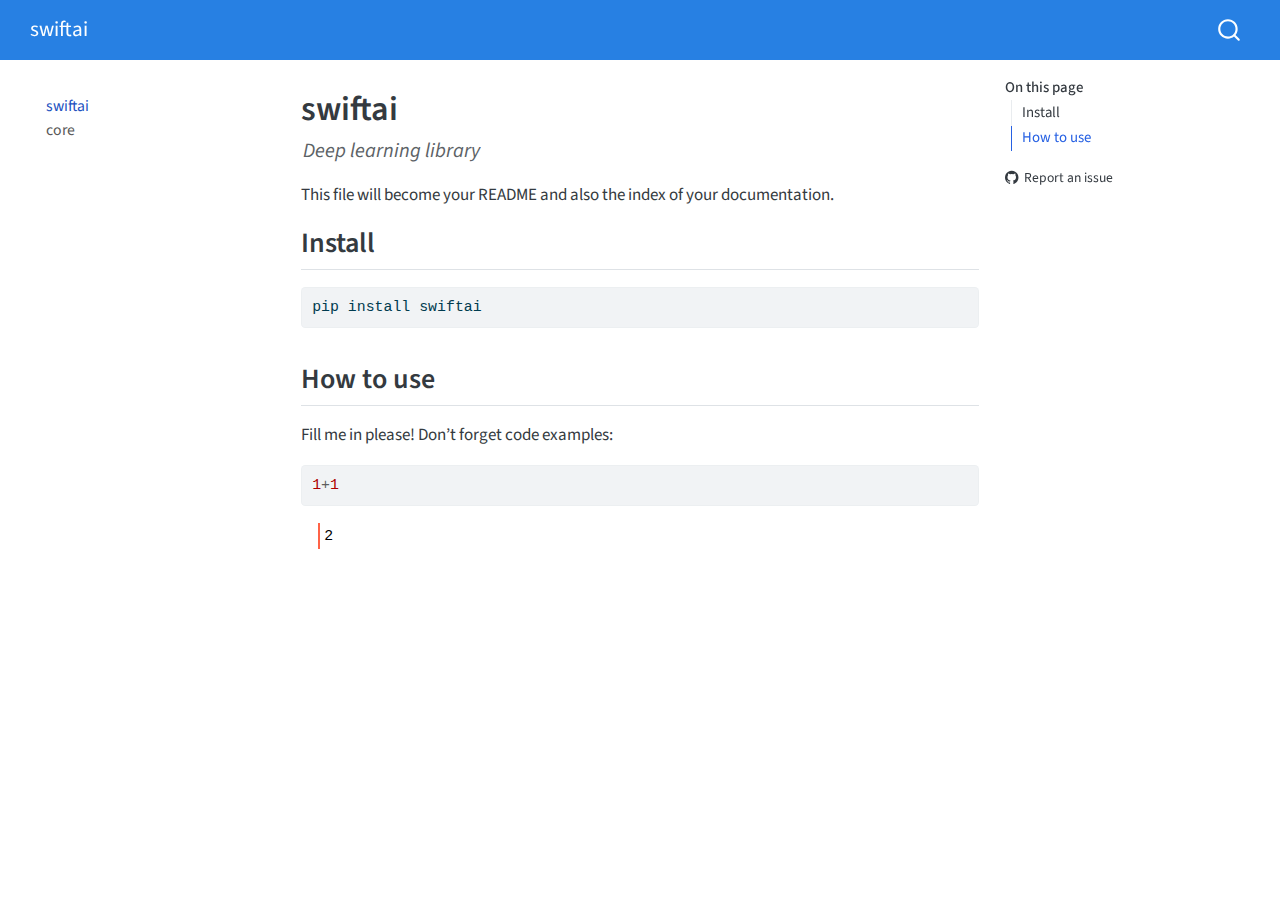
<file: index.html>
<!DOCTYPE html>
<html xmlns="http://www.w3.org/1999/xhtml" lang="en" xml:lang="en"><head>

<meta charset="utf-8">
<meta name="generator" content="quarto-1.4.550">

<meta name="viewport" content="width=device-width, initial-scale=1.0, user-scalable=yes">

<meta name="description" content="Deep learning library">

<title>swiftai</title>
<style>
code{white-space: pre-wrap;}
span.smallcaps{font-variant: small-caps;}
div.columns{display: flex; gap: min(4vw, 1.5em);}
div.column{flex: auto; overflow-x: auto;}
div.hanging-indent{margin-left: 1.5em; text-indent: -1.5em;}
ul.task-list{list-style: none;}
ul.task-list li input[type="checkbox"] {
  width: 0.8em;
  margin: 0 0.8em 0.2em -1em; /* quarto-specific, see https://github.com/quarto-dev/quarto-cli/issues/4556 */ 
  vertical-align: middle;
}
/* CSS for syntax highlighting */
pre > code.sourceCode { white-space: pre; position: relative; }
pre > code.sourceCode > span { line-height: 1.25; }
pre > code.sourceCode > span:empty { height: 1.2em; }
.sourceCode { overflow: visible; }
code.sourceCode > span { color: inherit; text-decoration: inherit; }
div.sourceCode { margin: 1em 0; }
pre.sourceCode { margin: 0; }
@media screen {
div.sourceCode { overflow: auto; }
}
@media print {
pre > code.sourceCode { white-space: pre-wrap; }
pre > code.sourceCode > span { text-indent: -5em; padding-left: 5em; }
}
pre.numberSource code
  { counter-reset: source-line 0; }
pre.numberSource code > span
  { position: relative; left: -4em; counter-increment: source-line; }
pre.numberSource code > span > a:first-child::before
  { content: counter(source-line);
    position: relative; left: -1em; text-align: right; vertical-align: baseline;
    border: none; display: inline-block;
    -webkit-touch-callout: none; -webkit-user-select: none;
    -khtml-user-select: none; -moz-user-select: none;
    -ms-user-select: none; user-select: none;
    padding: 0 4px; width: 4em;
  }
pre.numberSource { margin-left: 3em;  padding-left: 4px; }
div.sourceCode
  {   }
@media screen {
pre > code.sourceCode > span > a:first-child::before { text-decoration: underline; }
}
</style>


<script src="site_libs/quarto-nav/quarto-nav.js"></script>
<script src="site_libs/quarto-nav/headroom.min.js"></script>
<script src="site_libs/clipboard/clipboard.min.js"></script>
<script src="site_libs/quarto-search/autocomplete.umd.js"></script>
<script src="site_libs/quarto-search/fuse.min.js"></script>
<script src="site_libs/quarto-search/quarto-search.js"></script>
<meta name="quarto:offset" content="./">
<script src="site_libs/quarto-html/quarto.js"></script>
<script src="site_libs/quarto-html/popper.min.js"></script>
<script src="site_libs/quarto-html/tippy.umd.min.js"></script>
<script src="site_libs/quarto-html/anchor.min.js"></script>
<link href="site_libs/quarto-html/tippy.css" rel="stylesheet">
<link href="site_libs/quarto-html/quarto-syntax-highlighting.css" rel="stylesheet" id="quarto-text-highlighting-styles">
<script src="site_libs/bootstrap/bootstrap.min.js"></script>
<link href="site_libs/bootstrap/bootstrap-icons.css" rel="stylesheet">
<link href="site_libs/bootstrap/bootstrap.min.css" rel="stylesheet" id="quarto-bootstrap" data-mode="light">
<script id="quarto-search-options" type="application/json">{
  "location": "navbar",
  "copy-button": false,
  "collapse-after": 3,
  "panel-placement": "end",
  "type": "overlay",
  "limit": 50,
  "keyboard-shortcut": [
    "f",
    "/",
    "s"
  ],
  "show-item-context": false,
  "language": {
    "search-no-results-text": "No results",
    "search-matching-documents-text": "matching documents",
    "search-copy-link-title": "Copy link to search",
    "search-hide-matches-text": "Hide additional matches",
    "search-more-match-text": "more match in this document",
    "search-more-matches-text": "more matches in this document",
    "search-clear-button-title": "Clear",
    "search-text-placeholder": "",
    "search-detached-cancel-button-title": "Cancel",
    "search-submit-button-title": "Submit",
    "search-label": "Search"
  }
}</script>


<link rel="stylesheet" href="styles.css">
<meta property="og:title" content="swiftai">
<meta property="og:description" content="Deep learning library">
<meta property="og:site_name" content="swiftai">
<meta name="twitter:title" content="swiftai">
<meta name="twitter:description" content="Deep learning library">
<meta name="twitter:card" content="summary">
</head>

<body class="nav-sidebar floating nav-fixed">

<div id="quarto-search-results"></div>
  <header id="quarto-header" class="headroom fixed-top">
    <nav class="navbar navbar-expand-lg " data-bs-theme="dark">
      <div class="navbar-container container-fluid">
      <div class="navbar-brand-container mx-auto">
    <a class="navbar-brand" href="./index.html">
    <span class="navbar-title">swiftai</span>
    </a>
  </div>
        <div class="quarto-navbar-tools">
</div>
          <div id="quarto-search" class="" title="Search"></div>
      </div> <!-- /container-fluid -->
    </nav>
  <nav class="quarto-secondary-nav">
    <div class="container-fluid d-flex">
      <button type="button" class="quarto-btn-toggle btn" data-bs-toggle="collapse" data-bs-target=".quarto-sidebar-collapse-item" aria-controls="quarto-sidebar" aria-expanded="false" aria-label="Toggle sidebar navigation" onclick="if (window.quartoToggleHeadroom) { window.quartoToggleHeadroom(); }">
        <i class="bi bi-layout-text-sidebar-reverse"></i>
      </button>
        <nav class="quarto-page-breadcrumbs" aria-label="breadcrumb"><ol class="breadcrumb"><li class="breadcrumb-item"><a href="./index.html">swiftai</a></li></ol></nav>
        <a class="flex-grow-1" role="button" data-bs-toggle="collapse" data-bs-target=".quarto-sidebar-collapse-item" aria-controls="quarto-sidebar" aria-expanded="false" aria-label="Toggle sidebar navigation" onclick="if (window.quartoToggleHeadroom) { window.quartoToggleHeadroom(); }">      
        </a>
    </div>
  </nav>
</header>
<!-- content -->
<div id="quarto-content" class="quarto-container page-columns page-rows-contents page-layout-article page-navbar">
<!-- sidebar -->
  <nav id="quarto-sidebar" class="sidebar collapse collapse-horizontal quarto-sidebar-collapse-item sidebar-navigation floating overflow-auto">
    <div class="sidebar-menu-container"> 
    <ul class="list-unstyled mt-1">
        <li class="sidebar-item">
  <div class="sidebar-item-container"> 
  <a href="./index.html" class="sidebar-item-text sidebar-link active">
 <span class="menu-text">swiftai</span></a>
  </div>
</li>
        <li class="sidebar-item">
  <div class="sidebar-item-container"> 
  <a href="./core.html" class="sidebar-item-text sidebar-link">
 <span class="menu-text">core</span></a>
  </div>
</li>
    </ul>
    </div>
</nav>
<div id="quarto-sidebar-glass" class="quarto-sidebar-collapse-item" data-bs-toggle="collapse" data-bs-target=".quarto-sidebar-collapse-item"></div>
<!-- margin-sidebar -->
    <div id="quarto-margin-sidebar" class="sidebar margin-sidebar">
        <nav id="TOC" role="doc-toc" class="toc-active">
    <h2 id="toc-title">On this page</h2>
   
  <ul>
  <li><a href="#install" id="toc-install" class="nav-link active" data-scroll-target="#install">Install</a></li>
  <li><a href="#how-to-use" id="toc-how-to-use" class="nav-link" data-scroll-target="#how-to-use">How to use</a></li>
  </ul>
<div class="toc-actions"><ul><li><a href="https://github.com/m-gopichand/swiftai/issues/new" class="toc-action"><i class="bi bi-github"></i>Report an issue</a></li></ul></div></nav>
    </div>
<!-- main -->
<main class="content" id="quarto-document-content">

<header id="title-block-header" class="quarto-title-block default">
<div class="quarto-title">
<h1 class="title">swiftai</h1>
</div>

<div>
  <div class="description">
    Deep learning library
  </div>
</div>


<div class="quarto-title-meta">

    
  
    
  </div>
  


</header>


<!-- WARNING: THIS FILE WAS AUTOGENERATED! DO NOT EDIT! -->
<p>This file will become your README and also the index of your documentation.</p>
<section id="install" class="level2">
<h2 class="anchored" data-anchor-id="install">Install</h2>
<div class="sourceCode" id="cb1"><pre class="sourceCode sh code-with-copy"><code class="sourceCode bash"><span id="cb1-1"><a href="#cb1-1" aria-hidden="true" tabindex="-1"></a><span class="ex">pip</span> install swiftai</span></code><button title="Copy to Clipboard" class="code-copy-button"><i class="bi"></i></button></pre></div>
</section>
<section id="how-to-use" class="level2">
<h2 class="anchored" data-anchor-id="how-to-use">How to use</h2>
<p>Fill me in please! Don’t forget code examples:</p>
<div id="cell-7" class="cell">
<div class="sourceCode cell-code" id="cb2"><pre class="sourceCode python code-with-copy"><code class="sourceCode python"><span id="cb2-1"><a href="#cb2-1" aria-hidden="true" tabindex="-1"></a><span class="dv">1</span><span class="op">+</span><span class="dv">1</span></span></code><button title="Copy to Clipboard" class="code-copy-button"><i class="bi"></i></button></pre></div>
<div class="cell-output cell-output-display">
<pre><code>2</code></pre>
</div>
</div>


</section>

</main> <!-- /main -->
<script id="quarto-html-after-body" type="application/javascript">
window.document.addEventListener("DOMContentLoaded", function (event) {
  const toggleBodyColorMode = (bsSheetEl) => {
    const mode = bsSheetEl.getAttribute("data-mode");
    const bodyEl = window.document.querySelector("body");
    if (mode === "dark") {
      bodyEl.classList.add("quarto-dark");
      bodyEl.classList.remove("quarto-light");
    } else {
      bodyEl.classList.add("quarto-light");
      bodyEl.classList.remove("quarto-dark");
    }
  }
  const toggleBodyColorPrimary = () => {
    const bsSheetEl = window.document.querySelector("link#quarto-bootstrap");
    if (bsSheetEl) {
      toggleBodyColorMode(bsSheetEl);
    }
  }
  toggleBodyColorPrimary();  
  const icon = "";
  const anchorJS = new window.AnchorJS();
  anchorJS.options = {
    placement: 'right',
    icon: icon
  };
  anchorJS.add('.anchored');
  const isCodeAnnotation = (el) => {
    for (const clz of el.classList) {
      if (clz.startsWith('code-annotation-')) {                     
        return true;
      }
    }
    return false;
  }
  const clipboard = new window.ClipboardJS('.code-copy-button', {
    text: function(trigger) {
      const codeEl = trigger.previousElementSibling.cloneNode(true);
      for (const childEl of codeEl.children) {
        if (isCodeAnnotation(childEl)) {
          childEl.remove();
        }
      }
      return codeEl.innerText;
    }
  });
  clipboard.on('success', function(e) {
    // button target
    const button = e.trigger;
    // don't keep focus
    button.blur();
    // flash "checked"
    button.classList.add('code-copy-button-checked');
    var currentTitle = button.getAttribute("title");
    button.setAttribute("title", "Copied!");
    let tooltip;
    if (window.bootstrap) {
      button.setAttribute("data-bs-toggle", "tooltip");
      button.setAttribute("data-bs-placement", "left");
      button.setAttribute("data-bs-title", "Copied!");
      tooltip = new bootstrap.Tooltip(button, 
        { trigger: "manual", 
          customClass: "code-copy-button-tooltip",
          offset: [0, -8]});
      tooltip.show();    
    }
    setTimeout(function() {
      if (tooltip) {
        tooltip.hide();
        button.removeAttribute("data-bs-title");
        button.removeAttribute("data-bs-toggle");
        button.removeAttribute("data-bs-placement");
      }
      button.setAttribute("title", currentTitle);
      button.classList.remove('code-copy-button-checked');
    }, 1000);
    // clear code selection
    e.clearSelection();
  });
  function tippyHover(el, contentFn, onTriggerFn, onUntriggerFn) {
    const config = {
      allowHTML: true,
      maxWidth: 500,
      delay: 100,
      arrow: false,
      appendTo: function(el) {
          return el.parentElement;
      },
      interactive: true,
      interactiveBorder: 10,
      theme: 'quarto',
      placement: 'bottom-start',
    };
    if (contentFn) {
      config.content = contentFn;
    }
    if (onTriggerFn) {
      config.onTrigger = onTriggerFn;
    }
    if (onUntriggerFn) {
      config.onUntrigger = onUntriggerFn;
    }
    window.tippy(el, config); 
  }
  const noterefs = window.document.querySelectorAll('a[role="doc-noteref"]');
  for (var i=0; i<noterefs.length; i++) {
    const ref = noterefs[i];
    tippyHover(ref, function() {
      // use id or data attribute instead here
      let href = ref.getAttribute('data-footnote-href') || ref.getAttribute('href');
      try { href = new URL(href).hash; } catch {}
      const id = href.replace(/^#\/?/, "");
      const note = window.document.getElementById(id);
      return note.innerHTML;
    });
  }
  const xrefs = window.document.querySelectorAll('a.quarto-xref');
  const processXRef = (id, note) => {
    // Strip column container classes
    const stripColumnClz = (el) => {
      el.classList.remove("page-full", "page-columns");
      if (el.children) {
        for (const child of el.children) {
          stripColumnClz(child);
        }
      }
    }
    stripColumnClz(note)
    if (id === null || id.startsWith('sec-')) {
      // Special case sections, only their first couple elements
      const container = document.createElement("div");
      if (note.children && note.children.length > 2) {
        container.appendChild(note.children[0].cloneNode(true));
        for (let i = 1; i < note.children.length; i++) {
          const child = note.children[i];
          if (child.tagName === "P" && child.innerText === "") {
            continue;
          } else {
            container.appendChild(child.cloneNode(true));
            break;
          }
        }
        if (window.Quarto?.typesetMath) {
          window.Quarto.typesetMath(container);
        }
        return container.innerHTML
      } else {
        if (window.Quarto?.typesetMath) {
          window.Quarto.typesetMath(note);
        }
        return note.innerHTML;
      }
    } else {
      // Remove any anchor links if they are present
      const anchorLink = note.querySelector('a.anchorjs-link');
      if (anchorLink) {
        anchorLink.remove();
      }
      if (window.Quarto?.typesetMath) {
        window.Quarto.typesetMath(note);
      }
      // TODO in 1.5, we should make sure this works without a callout special case
      if (note.classList.contains("callout")) {
        return note.outerHTML;
      } else {
        return note.innerHTML;
      }
    }
  }
  for (var i=0; i<xrefs.length; i++) {
    const xref = xrefs[i];
    tippyHover(xref, undefined, function(instance) {
      instance.disable();
      let url = xref.getAttribute('href');
      let hash = undefined; 
      if (url.startsWith('#')) {
        hash = url;
      } else {
        try { hash = new URL(url).hash; } catch {}
      }
      if (hash) {
        const id = hash.replace(/^#\/?/, "");
        const note = window.document.getElementById(id);
        if (note !== null) {
          try {
            const html = processXRef(id, note.cloneNode(true));
            instance.setContent(html);
          } finally {
            instance.enable();
            instance.show();
          }
        } else {
          // See if we can fetch this
          fetch(url.split('#')[0])
          .then(res => res.text())
          .then(html => {
            const parser = new DOMParser();
            const htmlDoc = parser.parseFromString(html, "text/html");
            const note = htmlDoc.getElementById(id);
            if (note !== null) {
              const html = processXRef(id, note);
              instance.setContent(html);
            } 
          }).finally(() => {
            instance.enable();
            instance.show();
          });
        }
      } else {
        // See if we can fetch a full url (with no hash to target)
        // This is a special case and we should probably do some content thinning / targeting
        fetch(url)
        .then(res => res.text())
        .then(html => {
          const parser = new DOMParser();
          const htmlDoc = parser.parseFromString(html, "text/html");
          const note = htmlDoc.querySelector('main.content');
          if (note !== null) {
            // This should only happen for chapter cross references
            // (since there is no id in the URL)
            // remove the first header
            if (note.children.length > 0 && note.children[0].tagName === "HEADER") {
              note.children[0].remove();
            }
            const html = processXRef(null, note);
            instance.setContent(html);
          } 
        }).finally(() => {
          instance.enable();
          instance.show();
        });
      }
    }, function(instance) {
    });
  }
      let selectedAnnoteEl;
      const selectorForAnnotation = ( cell, annotation) => {
        let cellAttr = 'data-code-cell="' + cell + '"';
        let lineAttr = 'data-code-annotation="' +  annotation + '"';
        const selector = 'span[' + cellAttr + '][' + lineAttr + ']';
        return selector;
      }
      const selectCodeLines = (annoteEl) => {
        const doc = window.document;
        const targetCell = annoteEl.getAttribute("data-target-cell");
        const targetAnnotation = annoteEl.getAttribute("data-target-annotation");
        const annoteSpan = window.document.querySelector(selectorForAnnotation(targetCell, targetAnnotation));
        const lines = annoteSpan.getAttribute("data-code-lines").split(",");
        const lineIds = lines.map((line) => {
          return targetCell + "-" + line;
        })
        let top = null;
        let height = null;
        let parent = null;
        if (lineIds.length > 0) {
            //compute the position of the single el (top and bottom and make a div)
            const el = window.document.getElementById(lineIds[0]);
            top = el.offsetTop;
            height = el.offsetHeight;
            parent = el.parentElement.parentElement;
          if (lineIds.length > 1) {
            const lastEl = window.document.getElementById(lineIds[lineIds.length - 1]);
            const bottom = lastEl.offsetTop + lastEl.offsetHeight;
            height = bottom - top;
          }
          if (top !== null && height !== null && parent !== null) {
            // cook up a div (if necessary) and position it 
            let div = window.document.getElementById("code-annotation-line-highlight");
            if (div === null) {
              div = window.document.createElement("div");
              div.setAttribute("id", "code-annotation-line-highlight");
              div.style.position = 'absolute';
              parent.appendChild(div);
            }
            div.style.top = top - 2 + "px";
            div.style.height = height + 4 + "px";
            div.style.left = 0;
            let gutterDiv = window.document.getElementById("code-annotation-line-highlight-gutter");
            if (gutterDiv === null) {
              gutterDiv = window.document.createElement("div");
              gutterDiv.setAttribute("id", "code-annotation-line-highlight-gutter");
              gutterDiv.style.position = 'absolute';
              const codeCell = window.document.getElementById(targetCell);
              const gutter = codeCell.querySelector('.code-annotation-gutter');
              gutter.appendChild(gutterDiv);
            }
            gutterDiv.style.top = top - 2 + "px";
            gutterDiv.style.height = height + 4 + "px";
          }
          selectedAnnoteEl = annoteEl;
        }
      };
      const unselectCodeLines = () => {
        const elementsIds = ["code-annotation-line-highlight", "code-annotation-line-highlight-gutter"];
        elementsIds.forEach((elId) => {
          const div = window.document.getElementById(elId);
          if (div) {
            div.remove();
          }
        });
        selectedAnnoteEl = undefined;
      };
        // Handle positioning of the toggle
    window.addEventListener(
      "resize",
      throttle(() => {
        elRect = undefined;
        if (selectedAnnoteEl) {
          selectCodeLines(selectedAnnoteEl);
        }
      }, 10)
    );
    function throttle(fn, ms) {
    let throttle = false;
    let timer;
      return (...args) => {
        if(!throttle) { // first call gets through
            fn.apply(this, args);
            throttle = true;
        } else { // all the others get throttled
            if(timer) clearTimeout(timer); // cancel #2
            timer = setTimeout(() => {
              fn.apply(this, args);
              timer = throttle = false;
            }, ms);
        }
      };
    }
      // Attach click handler to the DT
      const annoteDls = window.document.querySelectorAll('dt[data-target-cell]');
      for (const annoteDlNode of annoteDls) {
        annoteDlNode.addEventListener('click', (event) => {
          const clickedEl = event.target;
          if (clickedEl !== selectedAnnoteEl) {
            unselectCodeLines();
            const activeEl = window.document.querySelector('dt[data-target-cell].code-annotation-active');
            if (activeEl) {
              activeEl.classList.remove('code-annotation-active');
            }
            selectCodeLines(clickedEl);
            clickedEl.classList.add('code-annotation-active');
          } else {
            // Unselect the line
            unselectCodeLines();
            clickedEl.classList.remove('code-annotation-active');
          }
        });
      }
  const findCites = (el) => {
    const parentEl = el.parentElement;
    if (parentEl) {
      const cites = parentEl.dataset.cites;
      if (cites) {
        return {
          el,
          cites: cites.split(' ')
        };
      } else {
        return findCites(el.parentElement)
      }
    } else {
      return undefined;
    }
  };
  var bibliorefs = window.document.querySelectorAll('a[role="doc-biblioref"]');
  for (var i=0; i<bibliorefs.length; i++) {
    const ref = bibliorefs[i];
    const citeInfo = findCites(ref);
    if (citeInfo) {
      tippyHover(citeInfo.el, function() {
        var popup = window.document.createElement('div');
        citeInfo.cites.forEach(function(cite) {
          var citeDiv = window.document.createElement('div');
          citeDiv.classList.add('hanging-indent');
          citeDiv.classList.add('csl-entry');
          var biblioDiv = window.document.getElementById('ref-' + cite);
          if (biblioDiv) {
            citeDiv.innerHTML = biblioDiv.innerHTML;
          }
          popup.appendChild(citeDiv);
        });
        return popup.innerHTML;
      });
    }
  }
});
</script>
</div> <!-- /content -->




<footer class="footer"><div class="nav-footer"><div class="nav-footer-center"><div class="toc-actions d-sm-block d-md-none"><ul><li><a href="https://github.com/m-gopichand/swiftai/issues/new" class="toc-action"><i class="bi bi-github"></i>Report an issue</a></li></ul></div></div></div></footer></body></html>
</file>
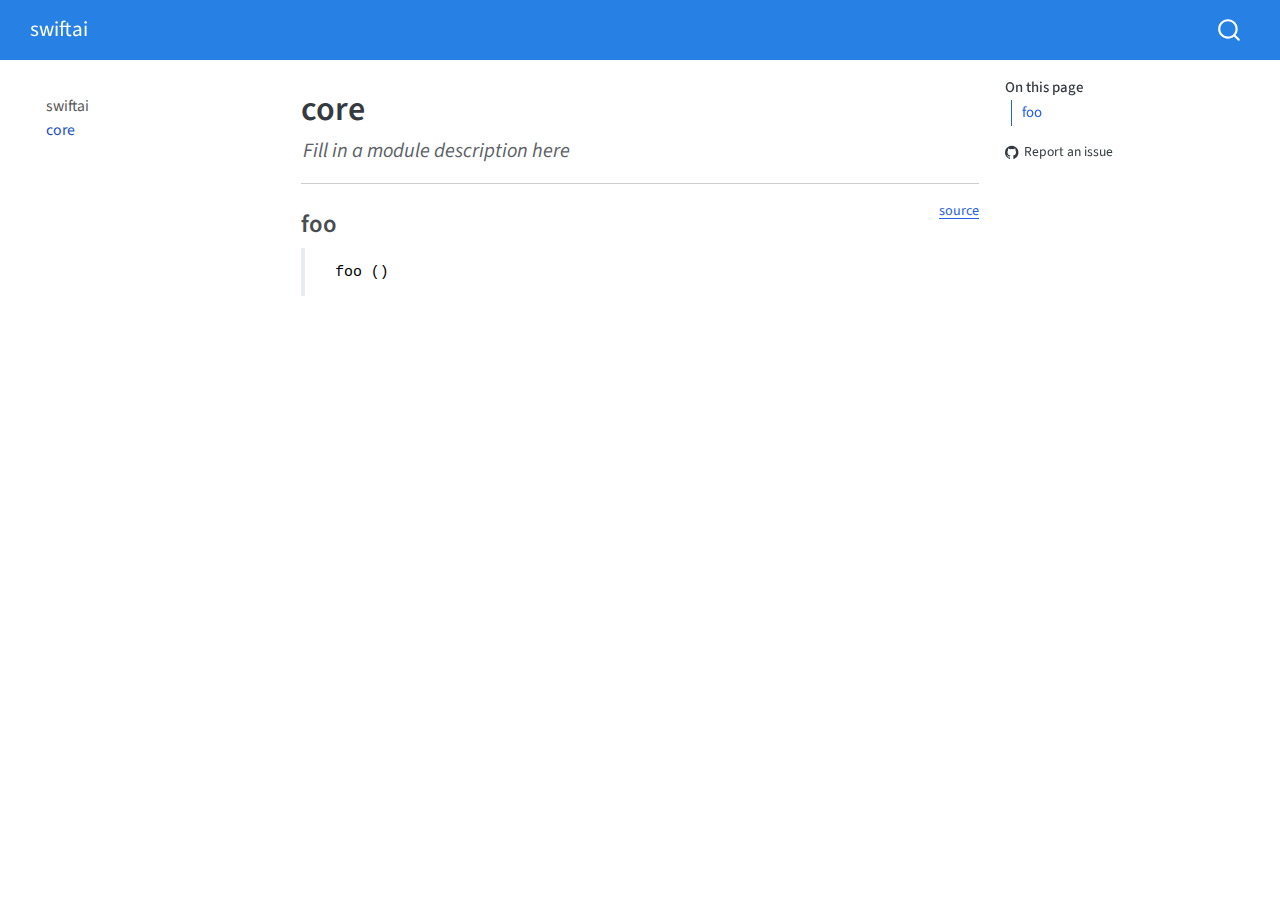
<file: core.html>
<!DOCTYPE html>
<html xmlns="http://www.w3.org/1999/xhtml" lang="en" xml:lang="en"><head>

<meta charset="utf-8">
<meta name="generator" content="quarto-1.4.550">

<meta name="viewport" content="width=device-width, initial-scale=1.0, user-scalable=yes">

<meta name="description" content="Fill in a module description here">

<title>swiftai - core</title>
<style>
code{white-space: pre-wrap;}
span.smallcaps{font-variant: small-caps;}
div.columns{display: flex; gap: min(4vw, 1.5em);}
div.column{flex: auto; overflow-x: auto;}
div.hanging-indent{margin-left: 1.5em; text-indent: -1.5em;}
ul.task-list{list-style: none;}
ul.task-list li input[type="checkbox"] {
  width: 0.8em;
  margin: 0 0.8em 0.2em -1em; /* quarto-specific, see https://github.com/quarto-dev/quarto-cli/issues/4556 */ 
  vertical-align: middle;
}
</style>


<script src="site_libs/quarto-nav/quarto-nav.js"></script>
<script src="site_libs/quarto-nav/headroom.min.js"></script>
<script src="site_libs/clipboard/clipboard.min.js"></script>
<script src="site_libs/quarto-search/autocomplete.umd.js"></script>
<script src="site_libs/quarto-search/fuse.min.js"></script>
<script src="site_libs/quarto-search/quarto-search.js"></script>
<meta name="quarto:offset" content="./">
<script src="site_libs/quarto-html/quarto.js"></script>
<script src="site_libs/quarto-html/popper.min.js"></script>
<script src="site_libs/quarto-html/tippy.umd.min.js"></script>
<script src="site_libs/quarto-html/anchor.min.js"></script>
<link href="site_libs/quarto-html/tippy.css" rel="stylesheet">
<link href="site_libs/quarto-html/quarto-syntax-highlighting.css" rel="stylesheet" id="quarto-text-highlighting-styles">
<script src="site_libs/bootstrap/bootstrap.min.js"></script>
<link href="site_libs/bootstrap/bootstrap-icons.css" rel="stylesheet">
<link href="site_libs/bootstrap/bootstrap.min.css" rel="stylesheet" id="quarto-bootstrap" data-mode="light">
<script id="quarto-search-options" type="application/json">{
  "location": "navbar",
  "copy-button": false,
  "collapse-after": 3,
  "panel-placement": "end",
  "type": "overlay",
  "limit": 50,
  "keyboard-shortcut": [
    "f",
    "/",
    "s"
  ],
  "show-item-context": false,
  "language": {
    "search-no-results-text": "No results",
    "search-matching-documents-text": "matching documents",
    "search-copy-link-title": "Copy link to search",
    "search-hide-matches-text": "Hide additional matches",
    "search-more-match-text": "more match in this document",
    "search-more-matches-text": "more matches in this document",
    "search-clear-button-title": "Clear",
    "search-text-placeholder": "",
    "search-detached-cancel-button-title": "Cancel",
    "search-submit-button-title": "Submit",
    "search-label": "Search"
  }
}</script>


<link rel="stylesheet" href="styles.css">
<meta property="og:title" content="swiftai - core">
<meta property="og:description" content="Fill in a module description here">
<meta property="og:site_name" content="swiftai">
<meta name="twitter:title" content="swiftai - core">
<meta name="twitter:description" content="Fill in a module description here">
<meta name="twitter:card" content="summary">
</head>

<body class="nav-sidebar floating nav-fixed">

<div id="quarto-search-results"></div>
  <header id="quarto-header" class="headroom fixed-top">
    <nav class="navbar navbar-expand-lg " data-bs-theme="dark">
      <div class="navbar-container container-fluid">
      <div class="navbar-brand-container mx-auto">
    <a class="navbar-brand" href="./index.html">
    <span class="navbar-title">swiftai</span>
    </a>
  </div>
        <div class="quarto-navbar-tools">
</div>
          <div id="quarto-search" class="" title="Search"></div>
      </div> <!-- /container-fluid -->
    </nav>
  <nav class="quarto-secondary-nav">
    <div class="container-fluid d-flex">
      <button type="button" class="quarto-btn-toggle btn" data-bs-toggle="collapse" data-bs-target=".quarto-sidebar-collapse-item" aria-controls="quarto-sidebar" aria-expanded="false" aria-label="Toggle sidebar navigation" onclick="if (window.quartoToggleHeadroom) { window.quartoToggleHeadroom(); }">
        <i class="bi bi-layout-text-sidebar-reverse"></i>
      </button>
        <nav class="quarto-page-breadcrumbs" aria-label="breadcrumb"><ol class="breadcrumb"><li class="breadcrumb-item"><a href="./core.html">core</a></li></ol></nav>
        <a class="flex-grow-1" role="button" data-bs-toggle="collapse" data-bs-target=".quarto-sidebar-collapse-item" aria-controls="quarto-sidebar" aria-expanded="false" aria-label="Toggle sidebar navigation" onclick="if (window.quartoToggleHeadroom) { window.quartoToggleHeadroom(); }">      
        </a>
    </div>
  </nav>
</header>
<!-- content -->
<div id="quarto-content" class="quarto-container page-columns page-rows-contents page-layout-article page-navbar">
<!-- sidebar -->
  <nav id="quarto-sidebar" class="sidebar collapse collapse-horizontal quarto-sidebar-collapse-item sidebar-navigation floating overflow-auto">
    <div class="sidebar-menu-container"> 
    <ul class="list-unstyled mt-1">
        <li class="sidebar-item">
  <div class="sidebar-item-container"> 
  <a href="./index.html" class="sidebar-item-text sidebar-link">
 <span class="menu-text">swiftai</span></a>
  </div>
</li>
        <li class="sidebar-item">
  <div class="sidebar-item-container"> 
  <a href="./core.html" class="sidebar-item-text sidebar-link active">
 <span class="menu-text">core</span></a>
  </div>
</li>
    </ul>
    </div>
</nav>
<div id="quarto-sidebar-glass" class="quarto-sidebar-collapse-item" data-bs-toggle="collapse" data-bs-target=".quarto-sidebar-collapse-item"></div>
<!-- margin-sidebar -->
    <div id="quarto-margin-sidebar" class="sidebar margin-sidebar">
        <nav id="TOC" role="doc-toc" class="toc-active">
    <h2 id="toc-title">On this page</h2>
   
  <ul>
  <li><a href="#foo" id="toc-foo" class="nav-link active" data-scroll-target="#foo">foo</a></li>
  </ul>
<div class="toc-actions"><ul><li><a href="https://github.com/m-gopichand/swiftai/issues/new" class="toc-action"><i class="bi bi-github"></i>Report an issue</a></li></ul></div></nav>
    </div>
<!-- main -->
<main class="content" id="quarto-document-content">

<header id="title-block-header" class="quarto-title-block default">
<div class="quarto-title">
<h1 class="title">core</h1>
</div>

<div>
  <div class="description">
    Fill in a module description here
  </div>
</div>


<div class="quarto-title-meta">

    
  
    
  </div>
  


</header>


<!-- WARNING: THIS FILE WAS AUTOGENERATED! DO NOT EDIT! -->
<hr>
<p><a href="https://github.com/m-gopichand/swiftai/blob/main/swiftai/core.py#L7" target="_blank" style="float:right; font-size:smaller">source</a></p>
<section id="foo" class="level3">
<h3 class="anchored" data-anchor-id="foo">foo</h3>
<blockquote class="blockquote">
<pre><code> foo ()</code></pre>
</blockquote>


</section>

</main> <!-- /main -->
<script id="quarto-html-after-body" type="application/javascript">
window.document.addEventListener("DOMContentLoaded", function (event) {
  const toggleBodyColorMode = (bsSheetEl) => {
    const mode = bsSheetEl.getAttribute("data-mode");
    const bodyEl = window.document.querySelector("body");
    if (mode === "dark") {
      bodyEl.classList.add("quarto-dark");
      bodyEl.classList.remove("quarto-light");
    } else {
      bodyEl.classList.add("quarto-light");
      bodyEl.classList.remove("quarto-dark");
    }
  }
  const toggleBodyColorPrimary = () => {
    const bsSheetEl = window.document.querySelector("link#quarto-bootstrap");
    if (bsSheetEl) {
      toggleBodyColorMode(bsSheetEl);
    }
  }
  toggleBodyColorPrimary();  
  const icon = "";
  const anchorJS = new window.AnchorJS();
  anchorJS.options = {
    placement: 'right',
    icon: icon
  };
  anchorJS.add('.anchored');
  const isCodeAnnotation = (el) => {
    for (const clz of el.classList) {
      if (clz.startsWith('code-annotation-')) {                     
        return true;
      }
    }
    return false;
  }
  const clipboard = new window.ClipboardJS('.code-copy-button', {
    text: function(trigger) {
      const codeEl = trigger.previousElementSibling.cloneNode(true);
      for (const childEl of codeEl.children) {
        if (isCodeAnnotation(childEl)) {
          childEl.remove();
        }
      }
      return codeEl.innerText;
    }
  });
  clipboard.on('success', function(e) {
    // button target
    const button = e.trigger;
    // don't keep focus
    button.blur();
    // flash "checked"
    button.classList.add('code-copy-button-checked');
    var currentTitle = button.getAttribute("title");
    button.setAttribute("title", "Copied!");
    let tooltip;
    if (window.bootstrap) {
      button.setAttribute("data-bs-toggle", "tooltip");
      button.setAttribute("data-bs-placement", "left");
      button.setAttribute("data-bs-title", "Copied!");
      tooltip = new bootstrap.Tooltip(button, 
        { trigger: "manual", 
          customClass: "code-copy-button-tooltip",
          offset: [0, -8]});
      tooltip.show();    
    }
    setTimeout(function() {
      if (tooltip) {
        tooltip.hide();
        button.removeAttribute("data-bs-title");
        button.removeAttribute("data-bs-toggle");
        button.removeAttribute("data-bs-placement");
      }
      button.setAttribute("title", currentTitle);
      button.classList.remove('code-copy-button-checked');
    }, 1000);
    // clear code selection
    e.clearSelection();
  });
  function tippyHover(el, contentFn, onTriggerFn, onUntriggerFn) {
    const config = {
      allowHTML: true,
      maxWidth: 500,
      delay: 100,
      arrow: false,
      appendTo: function(el) {
          return el.parentElement;
      },
      interactive: true,
      interactiveBorder: 10,
      theme: 'quarto',
      placement: 'bottom-start',
    };
    if (contentFn) {
      config.content = contentFn;
    }
    if (onTriggerFn) {
      config.onTrigger = onTriggerFn;
    }
    if (onUntriggerFn) {
      config.onUntrigger = onUntriggerFn;
    }
    window.tippy(el, config); 
  }
  const noterefs = window.document.querySelectorAll('a[role="doc-noteref"]');
  for (var i=0; i<noterefs.length; i++) {
    const ref = noterefs[i];
    tippyHover(ref, function() {
      // use id or data attribute instead here
      let href = ref.getAttribute('data-footnote-href') || ref.getAttribute('href');
      try { href = new URL(href).hash; } catch {}
      const id = href.replace(/^#\/?/, "");
      const note = window.document.getElementById(id);
      return note.innerHTML;
    });
  }
  const xrefs = window.document.querySelectorAll('a.quarto-xref');
  const processXRef = (id, note) => {
    // Strip column container classes
    const stripColumnClz = (el) => {
      el.classList.remove("page-full", "page-columns");
      if (el.children) {
        for (const child of el.children) {
          stripColumnClz(child);
        }
      }
    }
    stripColumnClz(note)
    if (id === null || id.startsWith('sec-')) {
      // Special case sections, only their first couple elements
      const container = document.createElement("div");
      if (note.children && note.children.length > 2) {
        container.appendChild(note.children[0].cloneNode(true));
        for (let i = 1; i < note.children.length; i++) {
          const child = note.children[i];
          if (child.tagName === "P" && child.innerText === "") {
            continue;
          } else {
            container.appendChild(child.cloneNode(true));
            break;
          }
        }
        if (window.Quarto?.typesetMath) {
          window.Quarto.typesetMath(container);
        }
        return container.innerHTML
      } else {
        if (window.Quarto?.typesetMath) {
          window.Quarto.typesetMath(note);
        }
        return note.innerHTML;
      }
    } else {
      // Remove any anchor links if they are present
      const anchorLink = note.querySelector('a.anchorjs-link');
      if (anchorLink) {
        anchorLink.remove();
      }
      if (window.Quarto?.typesetMath) {
        window.Quarto.typesetMath(note);
      }
      // TODO in 1.5, we should make sure this works without a callout special case
      if (note.classList.contains("callout")) {
        return note.outerHTML;
      } else {
        return note.innerHTML;
      }
    }
  }
  for (var i=0; i<xrefs.length; i++) {
    const xref = xrefs[i];
    tippyHover(xref, undefined, function(instance) {
      instance.disable();
      let url = xref.getAttribute('href');
      let hash = undefined; 
      if (url.startsWith('#')) {
        hash = url;
      } else {
        try { hash = new URL(url).hash; } catch {}
      }
      if (hash) {
        const id = hash.replace(/^#\/?/, "");
        const note = window.document.getElementById(id);
        if (note !== null) {
          try {
            const html = processXRef(id, note.cloneNode(true));
            instance.setContent(html);
          } finally {
            instance.enable();
            instance.show();
          }
        } else {
          // See if we can fetch this
          fetch(url.split('#')[0])
          .then(res => res.text())
          .then(html => {
            const parser = new DOMParser();
            const htmlDoc = parser.parseFromString(html, "text/html");
            const note = htmlDoc.getElementById(id);
            if (note !== null) {
              const html = processXRef(id, note);
              instance.setContent(html);
            } 
          }).finally(() => {
            instance.enable();
            instance.show();
          });
        }
      } else {
        // See if we can fetch a full url (with no hash to target)
        // This is a special case and we should probably do some content thinning / targeting
        fetch(url)
        .then(res => res.text())
        .then(html => {
          const parser = new DOMParser();
          const htmlDoc = parser.parseFromString(html, "text/html");
          const note = htmlDoc.querySelector('main.content');
          if (note !== null) {
            // This should only happen for chapter cross references
            // (since there is no id in the URL)
            // remove the first header
            if (note.children.length > 0 && note.children[0].tagName === "HEADER") {
              note.children[0].remove();
            }
            const html = processXRef(null, note);
            instance.setContent(html);
          } 
        }).finally(() => {
          instance.enable();
          instance.show();
        });
      }
    }, function(instance) {
    });
  }
      let selectedAnnoteEl;
      const selectorForAnnotation = ( cell, annotation) => {
        let cellAttr = 'data-code-cell="' + cell + '"';
        let lineAttr = 'data-code-annotation="' +  annotation + '"';
        const selector = 'span[' + cellAttr + '][' + lineAttr + ']';
        return selector;
      }
      const selectCodeLines = (annoteEl) => {
        const doc = window.document;
        const targetCell = annoteEl.getAttribute("data-target-cell");
        const targetAnnotation = annoteEl.getAttribute("data-target-annotation");
        const annoteSpan = window.document.querySelector(selectorForAnnotation(targetCell, targetAnnotation));
        const lines = annoteSpan.getAttribute("data-code-lines").split(",");
        const lineIds = lines.map((line) => {
          return targetCell + "-" + line;
        })
        let top = null;
        let height = null;
        let parent = null;
        if (lineIds.length > 0) {
            //compute the position of the single el (top and bottom and make a div)
            const el = window.document.getElementById(lineIds[0]);
            top = el.offsetTop;
            height = el.offsetHeight;
            parent = el.parentElement.parentElement;
          if (lineIds.length > 1) {
            const lastEl = window.document.getElementById(lineIds[lineIds.length - 1]);
            const bottom = lastEl.offsetTop + lastEl.offsetHeight;
            height = bottom - top;
          }
          if (top !== null && height !== null && parent !== null) {
            // cook up a div (if necessary) and position it 
            let div = window.document.getElementById("code-annotation-line-highlight");
            if (div === null) {
              div = window.document.createElement("div");
              div.setAttribute("id", "code-annotation-line-highlight");
              div.style.position = 'absolute';
              parent.appendChild(div);
            }
            div.style.top = top - 2 + "px";
            div.style.height = height + 4 + "px";
            div.style.left = 0;
            let gutterDiv = window.document.getElementById("code-annotation-line-highlight-gutter");
            if (gutterDiv === null) {
              gutterDiv = window.document.createElement("div");
              gutterDiv.setAttribute("id", "code-annotation-line-highlight-gutter");
              gutterDiv.style.position = 'absolute';
              const codeCell = window.document.getElementById(targetCell);
              const gutter = codeCell.querySelector('.code-annotation-gutter');
              gutter.appendChild(gutterDiv);
            }
            gutterDiv.style.top = top - 2 + "px";
            gutterDiv.style.height = height + 4 + "px";
          }
          selectedAnnoteEl = annoteEl;
        }
      };
      const unselectCodeLines = () => {
        const elementsIds = ["code-annotation-line-highlight", "code-annotation-line-highlight-gutter"];
        elementsIds.forEach((elId) => {
          const div = window.document.getElementById(elId);
          if (div) {
            div.remove();
          }
        });
        selectedAnnoteEl = undefined;
      };
        // Handle positioning of the toggle
    window.addEventListener(
      "resize",
      throttle(() => {
        elRect = undefined;
        if (selectedAnnoteEl) {
          selectCodeLines(selectedAnnoteEl);
        }
      }, 10)
    );
    function throttle(fn, ms) {
    let throttle = false;
    let timer;
      return (...args) => {
        if(!throttle) { // first call gets through
            fn.apply(this, args);
            throttle = true;
        } else { // all the others get throttled
            if(timer) clearTimeout(timer); // cancel #2
            timer = setTimeout(() => {
              fn.apply(this, args);
              timer = throttle = false;
            }, ms);
        }
      };
    }
      // Attach click handler to the DT
      const annoteDls = window.document.querySelectorAll('dt[data-target-cell]');
      for (const annoteDlNode of annoteDls) {
        annoteDlNode.addEventListener('click', (event) => {
          const clickedEl = event.target;
          if (clickedEl !== selectedAnnoteEl) {
            unselectCodeLines();
            const activeEl = window.document.querySelector('dt[data-target-cell].code-annotation-active');
            if (activeEl) {
              activeEl.classList.remove('code-annotation-active');
            }
            selectCodeLines(clickedEl);
            clickedEl.classList.add('code-annotation-active');
          } else {
            // Unselect the line
            unselectCodeLines();
            clickedEl.classList.remove('code-annotation-active');
          }
        });
      }
  const findCites = (el) => {
    const parentEl = el.parentElement;
    if (parentEl) {
      const cites = parentEl.dataset.cites;
      if (cites) {
        return {
          el,
          cites: cites.split(' ')
        };
      } else {
        return findCites(el.parentElement)
      }
    } else {
      return undefined;
    }
  };
  var bibliorefs = window.document.querySelectorAll('a[role="doc-biblioref"]');
  for (var i=0; i<bibliorefs.length; i++) {
    const ref = bibliorefs[i];
    const citeInfo = findCites(ref);
    if (citeInfo) {
      tippyHover(citeInfo.el, function() {
        var popup = window.document.createElement('div');
        citeInfo.cites.forEach(function(cite) {
          var citeDiv = window.document.createElement('div');
          citeDiv.classList.add('hanging-indent');
          citeDiv.classList.add('csl-entry');
          var biblioDiv = window.document.getElementById('ref-' + cite);
          if (biblioDiv) {
            citeDiv.innerHTML = biblioDiv.innerHTML;
          }
          popup.appendChild(citeDiv);
        });
        return popup.innerHTML;
      });
    }
  }
});
</script>
</div> <!-- /content -->




<footer class="footer"><div class="nav-footer"><div class="nav-footer-center"><div class="toc-actions d-sm-block d-md-none"><ul><li><a href="https://github.com/m-gopichand/swiftai/issues/new" class="toc-action"><i class="bi bi-github"></i>Report an issue</a></li></ul></div></div></div></footer></body></html>
</file>
<file: site_libs/quarto-html/tippy.css>
.tippy-box[data-animation=fade][data-state=hidden]{opacity:0}[data-tippy-root]{max-width:calc(100vw - 10px)}.tippy-box{position:relative;background-color:#333;color:#fff;border-radius:4px;font-size:14px;line-height:1.4;white-space:normal;outline:0;transition-property:transform,visibility,opacity}.tippy-box[data-placement^=top]>.tippy-arrow{bottom:0}.tippy-box[data-placement^=top]>.tippy-arrow:before{bottom:-7px;left:0;border-width:8px 8px 0;border-top-color:initial;transform-origin:center top}.tippy-box[data-placement^=bottom]>.tippy-arrow{top:0}.tippy-box[data-placement^=bottom]>.tippy-arrow:before{top:-7px;left:0;border-width:0 8px 8px;border-bottom-color:initial;transform-origin:center bottom}.tippy-box[data-placement^=left]>.tippy-arrow{right:0}.tippy-box[data-placement^=left]>.tippy-arrow:before{border-width:8px 0 8px 8px;border-left-color:initial;right:-7px;transform-origin:center left}.tippy-box[data-placement^=right]>.tippy-arrow{left:0}.tippy-box[data-placement^=right]>.tippy-arrow:before{left:-7px;border-width:8px 8px 8px 0;border-right-color:initial;transform-origin:center right}.tippy-box[data-inertia][data-state=visible]{transition-timing-function:cubic-bezier(.54,1.5,.38,1.11)}.tippy-arrow{width:16px;height:16px;color:#333}.tippy-arrow:before{content:"";position:absolute;border-color:transparent;border-style:solid}.tippy-content{position:relative;padding:5px 9px;z-index:1}
</file>
<file: site_libs/quarto-html/quarto-syntax-highlighting.css>
/* quarto syntax highlight colors */
:root {
  --quarto-hl-ot-color: #003B4F;
  --quarto-hl-at-color: #657422;
  --quarto-hl-ss-color: #20794D;
  --quarto-hl-an-color: #5E5E5E;
  --quarto-hl-fu-color: #4758AB;
  --quarto-hl-st-color: #20794D;
  --quarto-hl-cf-color: #003B4F;
  --quarto-hl-op-color: #5E5E5E;
  --quarto-hl-er-color: #AD0000;
  --quarto-hl-bn-color: #AD0000;
  --quarto-hl-al-color: #AD0000;
  --quarto-hl-va-color: #111111;
  --quarto-hl-bu-color: inherit;
  --quarto-hl-ex-color: inherit;
  --quarto-hl-pp-color: #AD0000;
  --quarto-hl-in-color: #5E5E5E;
  --quarto-hl-vs-color: #20794D;
  --quarto-hl-wa-color: #5E5E5E;
  --quarto-hl-do-color: #5E5E5E;
  --quarto-hl-im-color: #00769E;
  --quarto-hl-ch-color: #20794D;
  --quarto-hl-dt-color: #AD0000;
  --quarto-hl-fl-color: #AD0000;
  --quarto-hl-co-color: #5E5E5E;
  --quarto-hl-cv-color: #5E5E5E;
  --quarto-hl-cn-color: #8f5902;
  --quarto-hl-sc-color: #5E5E5E;
  --quarto-hl-dv-color: #AD0000;
  --quarto-hl-kw-color: #003B4F;
}

/* other quarto variables */
:root {
  --quarto-font-monospace: SFMono-Regular, Menlo, Monaco, Consolas, "Liberation Mono", "Courier New", monospace;
}

pre > code.sourceCode > span {
  color: #003B4F;
}

code span {
  color: #003B4F;
}

code.sourceCode > span {
  color: #003B4F;
}

div.sourceCode,
div.sourceCode pre.sourceCode {
  color: #003B4F;
}

code span.ot {
  color: #003B4F;
  font-style: inherit;
}

code span.at {
  color: #657422;
  font-style: inherit;
}

code span.ss {
  color: #20794D;
  font-style: inherit;
}

code span.an {
  color: #5E5E5E;
  font-style: inherit;
}

code span.fu {
  color: #4758AB;
  font-style: inherit;
}

code span.st {
  color: #20794D;
  font-style: inherit;
}

code span.cf {
  color: #003B4F;
  font-style: inherit;
}

code span.op {
  color: #5E5E5E;
  font-style: inherit;
}

code span.er {
  color: #AD0000;
  font-style: inherit;
}

code span.bn {
  color: #AD0000;
  font-style: inherit;
}

code span.al {
  color: #AD0000;
  font-style: inherit;
}

code span.va {
  color: #111111;
  font-style: inherit;
}

code span.bu {
  font-style: inherit;
}

code span.ex {
  font-style: inherit;
}

code span.pp {
  color: #AD0000;
  font-style: inherit;
}

code span.in {
  color: #5E5E5E;
  font-style: inherit;
}

code span.vs {
  color: #20794D;
  font-style: inherit;
}

code span.wa {
  color: #5E5E5E;
  font-style: italic;
}

code span.do {
  color: #5E5E5E;
  font-style: italic;
}

code span.im {
  color: #00769E;
  font-style: inherit;
}

code span.ch {
  color: #20794D;
  font-style: inherit;
}

code span.dt {
  color: #AD0000;
  font-style: inherit;
}

code span.fl {
  color: #AD0000;
  font-style: inherit;
}

code span.co {
  color: #5E5E5E;
  font-style: inherit;
}

code span.cv {
  color: #5E5E5E;
  font-style: italic;
}

code span.cn {
  color: #8f5902;
  font-style: inherit;
}

code span.sc {
  color: #5E5E5E;
  font-style: inherit;
}

code span.dv {
  color: #AD0000;
  font-style: inherit;
}

code span.kw {
  color: #003B4F;
  font-style: inherit;
}

.prevent-inlining {
  content: "</";
}

/*# sourceMappingURL=debc5d5d77c3f9108843748ff7464032.css.map */
</file>
<file: styles.css>
.cell {
  margin-bottom: 1rem;
}

.cell > .sourceCode {
  margin-bottom: 1rem;
}

.cell-output > pre {
  margin-bottom: 1rem;
}

.cell-output > pre,
.cell-output > .sourceCode > pre,
.cell-output-stdout > pre {
  margin-left: 1rem;
  margin-top: 0;
  background: none;
  border-left: 2px solid #ff6347; /* darker shade of salmon */
  border-top-left-radius: 0;
  border-top-right-radius: 0;
}

.cell-output > .sourceCode {
  border: none;
  background: none;
  margin-top: 1rem;
}

div.description {
  padding-left: 2px;
  padding-top: 5px;
  font-style: italic;
  font-size: 1.2em; 
  opacity: 0.8; 
}
</file>
